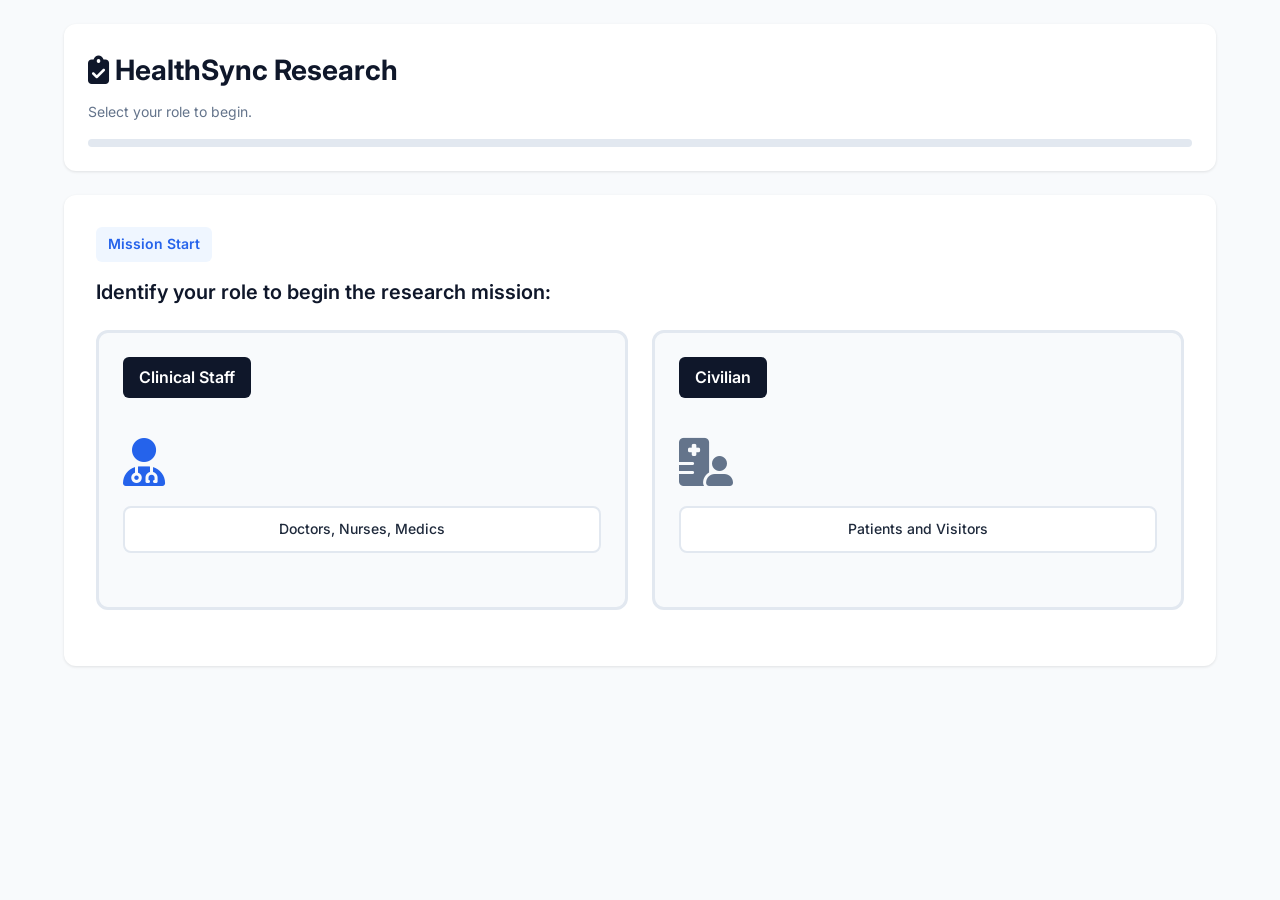
<file: index.html>
<!DOCTYPE html>
<html lang="en">
<head>
    <meta charset="UTF-8">
    <meta name="viewport" content="width=device-width, initial-scale=1.0">
    <title>HealthSync Research Tool</title>
    <link href="https://fonts.googleapis.com/css2?family=Inter:wght@400;500;600;700&display=swap" rel="stylesheet">
    <link rel="stylesheet" href="https://cdnjs.cloudflare.com/ajax/libs/font-awesome/6.4.0/css/all.min.css">
    <link rel="stylesheet" href="style.css">
</head>
<body>
    <div class="container">
        <div class="header">
            <h1><i class="fas fa-clipboard-check"></i> HealthSync Research</h1>
            <p id="subHeader">Select your role to begin.</p>
            <div class="progress-bar">
                <div class="progress-fill" id="progressBar" style="width: 0%"></div>
            </div>
        </div>

        <div class="question-card active" data-question="0">
            <span class="question-number">Mission Start</span>
            <h2 class="question-text">Identify your role to begin the research mission:</h2>
            <div class="duel-container">
                <div class="patient-card" onclick="setRole('clinical')">
                    <div class="patient-label">Clinical Staff</div>
                    <i class="fas fa-user-md" style="font-size: 48px; display: block; margin: 20px auto; color: #2563EB;"></i>
                    <div class="complaint-tag">Doctors, Nurses, Medics</div>
                </div>
                <div class="patient-card" onclick="setRole('civilian')">
                    <div class="patient-label">Civilian</div>
                    <i class="fas fa-hospital-user" style="font-size: 48px; display: block; margin: 20px auto; color: #64748B;"></i>
                    <div class="complaint-tag">Patients and Visitors</div>
                </div>
            </div>
        </div>

        <div class="question-card" data-question="10">
            <span class="question-number">Clinical Q1</span>
            <h2 class="question-text">O_2 Saturation vs. Respiratory Distress Priority:
                Which patient is given the highest priority?
            </h2>
            <div class="duel-container">
                <div class="patient-card" onclick="saveData('q10', 'Patient A'); nextQuestion()">
                    <div class="patient-label">Patient A</div>
                    <div class="vital-row"><span class="vital-label">O_2 Sat</span><span class="vital-value warning">92%</span></div>
                    <div class="complaint-tag">Comfortable Breathing</div>
                </div>
                <div class="patient-card" onclick="saveData('q10', 'Patient B'); nextQuestion()">
                    <div class="patient-label">Patient B</div>
                    <div class="vital-row"><span class="vital-label">O_2 Sat</span><span class="vital-value normal">96%</span></div>
                    <div class="complaint-tag">Gasping for Air</div>
                </div>
            </div>
        </div>

        <div class="question-card" data-question="11">
            <span class="question-number">Clinical Q2</span>
            <h2 class="question-text">Which patient usually deteriorates faster?</h2>
            <div class="duel-container">
                <div class="patient-card" onclick="saveData('q11', 'Single Crash'); nextQuestion()">
                    <div class="patient-label">Patient A</div>
                    <div class="complaint-tag">Single severely abnormal vital (e.g., HR 150)</div>
                </div>
                <div class="patient-card" onclick="saveData('q11', 'Multiple Drift'); nextQuestion()">
                    <div class="patient-label">Patient B</div>
                    <div class="complaint-tag">Multiple moderately abnormal vitals</div>
                </div>
            </div>
        </div>

        <div class="question-card" data-question="12">
            <span class="question-number">Clinical Q3</span>
            <h2 class="question-text">What is the primary concern regarding the patient's vitals?</h2>
            <div class="duel-container">
                <div class="patient-card" onclick="saveData('q12', 'Absolute'); nextQuestion()">
                    <div class="patient-label">Current Reading is Critical(e.g., sustained BP > 180/120)</div>
                    <div class="complaint-tag">Current state right now</div>
                </div>
                <div class="patient-card" onclick="saveData('q12', 'Rate of Change'); nextQuestion()">
                    <div class="patient-label">Rapidly Worsening Trend(e.g., BP dropping fast over 10 mins)</div>
                    <div class="complaint-tag">Trend over the last 30 mins</div>
                </div>
                <div class="patient-card" onclick="saveData('q12', 'Both'); nextQuestion()">
                    <div class="patient-label">Both (Critical reading + worsening trend)</div>
                </div>
            </div>
        </div>

        <div class="question-card" data-question="vitals">
            <span class="question-number">Clinical Q4</span>
            <h2 class="question-text">How are vital signs currently integrated into your assessment?</h2>
            <div class="chip-grid">
                <div class="chip" onclick="saveData('vitals', 'Manual'); nextQuestion()">Manually Typed/Written</div>
                <div class="chip" onclick="saveData('vitals', 'Auto'); nextQuestion()">Automated Sync</div>
                <div class="chip" onclick="saveData('vitals', 'Verbal'); nextQuestion()">Relayed Verbally</div>
            </div>
        </div>

        <div class="question-card" data-question="latency">
            <span class="question-number">Clinical Q5</span>
            <h2 class="question-text">At what processing delay does a digital triage tool become a hindrance?(in seconds)</h2>
            <div class="chip-grid">
                <div class="chip" onclick="saveData('latency', '0.5s'); nextQuestion()">0.5s (Instant)</div>
                <div class="chip" onclick="saveData('latency', '2s'); nextQuestion()">2.0s (Acceptable)</div>
                <div class="chip" onclick="saveData('latency', '5s'); nextQuestion()">5.0s+ (Too Slow)</div>
            </div>
        </div>

        <div class="question-card" data-question="comm">
            <span class="question-number">Clinical Q6</span>
            <h2 class="question-text">Primary mode of communication between staff?</h2>
            <div class="chip-grid">
                <div class="chip" onclick="saveData('comm', 'Verbal'); nextQuestion()">Verbal</div>
                <div class="chip" onclick="saveData('comm', 'WhatsApp'); nextQuestion()">WhatsApp/Social</div>
                <div class="chip" onclick="saveData('comm', 'EMR'); nextQuestion()">Integrated EMR</div>
            </div>
        </div>

        <div class="question-card" data-question="overload">
            <span class="question-number">Clinical Q7</span>
            <h2 class="question-text">How are patients currently classified into priorities?</h2>
            <div class="chip-grid">
                <div class="chip" onclick="saveData('classification', 'Levels'); nextQuestion()">Triage Levels 1-5</div>
                <div class="chip" onclick="saveData('classification', 'Colors'); nextQuestion()">Color Codes</div>
                <div class="chip" onclick="saveData('classification', 'FCFS'); nextQuestion()">First Come First Served</div>
            </div>
        </div>

        <div class="question-card" data-question="accuracy">
            <span class="question-number">Clinical Q8</span>
            <h2 class="question-text">Does your current system allow triage data to move the patient instantly to the Doctor?</h2>
            <div class="duel-container">
                <div class="patient-card" onclick="saveData('sync', 'yes'); nextQuestion()">
                    <div class="patient-label">Seamless Sync(Doctor sees data immediately it is logged into the system)</div>
                    <i class="fas fa-sync" style="font-size: 32px; margin: 10px;"></i>
                </div>
                <div class="patient-card" onclick="saveData('sync', 'no'); nextQuestion()">
                    <div class="patient-label">Manual Handover(Data is passed physically or verbally)</div>
                    <i class="fas fa-file-alt" style="font-size: 32px; margin: 10px;"></i>
                </div>
            </div>
        </div>

        <div class="question-card" data-question="bottleneck">
            <span class="question-number">Clinical Q9</span>
            <h2 class="question-text">Which process causes the most delay in triage?</h2>
            <div class="chip-grid">
                <div class="chip" onclick="saveData('bottleneck', 'Lab'); nextQuestion()">Lab Results</div>
                <div class="chip" onclick="saveData('bottleneck', 'Admin'); nextQuestion()">Registration</div>
                <div class="chip" onclick="saveData('bottleneck', 'Beds'); nextQuestion()">Bed Availability</div>
            </div>
        </div>

        <div class="question-card" data-question="training">
    <span class="question-number">Clinical Q10</span>
    <h2 class="question-text">Which physiological indicators most urgently signal a "Critical" status?</h2>
    <div class="chip-grid">
        <div class="chip" onclick="saveData('core_symptom', 'Respiratory'); nextQuestion()">Respiratory Distress</div>
        <div class="chip" onclick="saveData('core_symptom', 'Cardiac'); nextQuestion()">Chest Pain/Arrhythmia</div>
        <div class="chip" onclick="saveData('core_symptom', 'Neuro'); nextQuestion()">Neurological (GCS)</div>
        <div class="chip" onclick="saveData('core_symptom', 'Sepsis'); nextQuestion()">Sepsis Indicators</div>
        <div class="chip" onclick="saveData('core_symptom', 'Trauma'); nextQuestion()">Active Hemorrhage</div>
        <div class="chip" style="background: #F1F5F9; border: 1px dashed #CBD5E1;" onclick="toggleOtherInput('training-other')">Other...</div>
    </div>
    <div id="training-other" style="display: none; margin-top: 15px;">
        <input type="text" class="custom-input" placeholder="Please specify..." onkeydown="if(event.key==='Enter'){saveData('core_symptom', this.value); nextQuestion()}">
    </div>
</div>

        <div class="question-card" data-question="missed-decision">
            <span class="question-number">Clinical Q11</span>
            <h2 class="question-text">Describe an instance where a triage decision was missed due to information overload:</h2>
            <div class="textarea-container">
                <textarea id="painPointText" oninput="saveData('missed_decision', this.value)" placeholder="Type your observation here..."></textarea>
            </div>
            <div class="btn-group">
                <button class="btn btn-primary" onclick="nextQuestion()">Next Question <i class="fas fa-check"></i></button>
            </div>
        </div>

      <div class="question-card" data-question="clinical-improvement">
       <span class="question-number">Clinical Q12</span>
       <h2 class="question-text">Identify one specific digital barrier that, if removed, would most significantly reduce your triage latency.</h2>
       <div class="textarea-container">
        <textarea oninput="saveData('clinical_wishlist', this.value)" placeholder="e.g., vitals entry..."></textarea>
        </div>
        <div class="btn-group">
        <button class="btn btn-primary" onclick="nextQuestion()">Finish Survey <i class="fas fa-check"></i></button>
         </div>
      </div>

        <div class="question-card" data-question="exp-type">
            <span class="question-number">Patient Q1</span>
            <h2 class="question-text">Which experience are you reflecting on today?</h2>
            <div class="chip-grid">
                <div class="chip" onclick="saveData('context', 'current'); nextQuestion()">Current Visit</div>
                <div class="chip" onclick="saveData('context', 'past'); nextQuestion()">A Past Experience</div>
                <div class="chip" onclick="saveData('context', 'other'); nextQuestion()">Family Member's Visit</div>
            </div>
        </div>

        <div class="question-card" data-question="anxiety">
            <span class="question-number">Patient Q2</span>
            <h2 class="question-text">How would you describe your stress level regarding your health right now?</h2>
            <div class="chip-grid">
                <div class="chip" onclick="saveData('stress', 'Calm'); nextQuestion()">Calm</div>
                <div class="chip" onclick="saveData('stress', 'Concerned'); nextQuestion()">Concerned</div>
                <div class="chip" onclick="saveData('stress', 'Distressed'); nextQuestion()">Distressed</div>
            </div>
        </div>

        <div class="question-card" data-question="wait-time">
            <span class="question-number">Patient Q3</span>
            <h2 class="question-text">How long have you ever been in the waiting area?</h2>
            <div class="chip-grid">
                <div class="chip" onclick="saveData('wait', 'Under 30m'); nextQuestion()">Under 30 mins</div>
                <div class="chip" onclick="saveData('wait', '1 Hour'); nextQuestion()">About 1 Hour</div>
                <div class="chip" onclick="saveData('wait', 'Over 2 Hours'); nextQuestion()">Over 2 Hours</div>
            </div>
        </div>
        
        <div class="question-card" data-question="wait-frequency">
            <span class="question-number">Patient Q4</span>
            <h2 class="question-text">How often have you experienced this?</h2>
            <div class="chip-grid">
                <div class="chip" onclick="saveData('frequency', 'Every visit'); nextQuestion()">Every visit</div>
                <div class="chip" onclick="saveData('frequency', 'Once in while'); nextQuestion()">Once in a while</div>
                <div class="chip" onclick="saveData('frequency', 'Rarely'); nextQuestion()">Rarely</div>
                <div class="chip" onclick="saveData('frequency', 'Quite often'); nextQuestion()">Quite often</div>
            </div>
        </div>

        <div class="question-card" data-question="clarity">
            <span class="question-number">Patient Q5</span>
            <h2 class="question-text">Do you understand why some patients are seen before others?</h2>
            <div class="duel-container">
                <div class="patient-card" onclick="saveData('clarity', 'Yes'); nextQuestion()">
                    <div class="patient-label">Yes</div>
                    <div class="complaint-tag">The process is clear</div>
                </div>
                <div class="patient-card" onclick="saveData('clarity', 'No'); nextQuestion()">
                    <div class="patient-label">No</div>
                    <div class="complaint-tag">It feels random</div>
                </div>
            </div>
        </div>

        <div class="question-card" data-question="fairness">
            <span class="question-number">Patient Q6</span>
            <h2 class="question-text">How would you describe the order in which patients are being attended to?</h2>
            <div class="chip-grid">
                <div class="chip" onclick="saveData('order', 'arrival'); nextQuestion()">By Arrival Time</div>
                <div class="chip" onclick="saveData('order', 'urgency'); nextQuestion()">By Urgency/Severity</div>
                <div class="chip" onclick="saveData('order', 'unclear'); nextQuestion()">The Order is Unclear</div>
            </div>
        </div>

        <div class="question-card" data-question="patient-improvement">
             <span class="question-number">Patient Q7</span>
             <h2 class="question-text">What is one change in the intake process that would most improve your confidence and peace of mind during your next visit?</h2>
          <div class="textarea-container">
           <textarea oninput="saveData('patient_wishlist', this.value)" placeholder="Your feedback helps us design more empathetic systems..."></textarea>
          </div>
          <div class="btn-group">
         <button class="btn btn-primary" onclick="nextQuestion()">Next Question <i class="fas fa-check"></i></button>
          </div>
        </div>

        <div class="question-card" data-question="feedback">
            <span class="question-number">Patient Q8</span>
            <h2 class="question-text">Is there one specific part of the intake process that stood out to you?</h2>
            <div class="textarea-container">
                <textarea id="patientFeedback" oninput="saveData('civilian_feedback', this.value)" placeholder="Your perspective helps us build better systems..."></textarea>
            </div>
            <div class="btn-group">
                <button class="btn btn-primary" onclick="nextQuestion()">Finish Survey <i class="fas fa-check"></i></button>
            </div>
        </div>

        <div class="question-card completion-card" data-question="complete">
            <div class="completion-icon"><i class="fas fa-check"></i></div>
            <h2 class="question-text">Survey Complete</h2>
            <p style="color: #64748B; margin-bottom: 24px;">Thank you. Your responses have been safely recorded. Click below to sync your data to the HealthSync Cloud</p>
            <button class="btn btn-primary" onclick="completeResearch()">Secure & Sync Data</button>
        </div>

        <div class="saved-indicator" id="savedIndicator">
            <i class="fas fa-check-circle"></i> <span>Data Saved</span>
        </div>

    </div>

    <script src="script.js"></script>
</body>
</html>
</file>
<file: style.css>
* {
            margin: 0;
            padding: 0;
            box-sizing: border-box;
        }

        body {
            font-family: 'Inter', -apple-system, BlinkMacSystemFont, sans-serif;
            background: #F8FAFC;
            color: #1E293B;
            line-height: 1.6;
        }

        .container {
            max-width: 1200px;
            margin: 0 auto;
            padding: 24px;
        }

        .header {
            background: white;
            padding: 24px;
            border-radius: 12px;
            box-shadow: 0 1px 3px rgba(0,0,0,0.1);
            margin-bottom: 24px;
        }

        .header h1 {
            font-size: 28px;
            font-weight: 700;
            color: #0F172A;
            margin-bottom: 8px;
        }

        .header p {
            color: #64748B;
            font-size: 14px;
        }

        .progress-bar {
            height: 8px;
            background: #E2E8F0;
            border-radius: 4px;
            margin-top: 16px;
            overflow: hidden;
        }

        .progress-fill {
            height: 100%;
            background: linear-gradient(90deg, #2563EB, #3B82F6);
            transition: width 0.3s ease;
        }

        .question-card {
            background: white;
            padding: 32px;
            border-radius: 12px;
            box-shadow: 0 1px 3px rgba(0,0,0,0.1);
            margin-bottom: 24px;
            display: none;
        }

        .question-card.active {
            display: block;
            animation: slideIn 0.3s ease;
        }

        @keyframes slideIn {
            from {
                opacity: 0;
                transform: translateY(20px);
            }
            to {
                opacity: 1;
                transform: translateY(0);
            }
        }

        .question-number {
            display: inline-block;
            background: #EFF6FF;
            color: #2563EB;
            padding: 6px 12px;
            border-radius: 6px;
            font-size: 14px;
            font-weight: 600;
            margin-bottom: 16px;
        }

        .question-text {
            font-size: 20px;
            font-weight: 600;
            color: #0F172A;
            margin-bottom: 24px;
            line-height: 1.4;
        }

        .duel-container {
            display: grid;
            grid-template-columns: 1fr 1fr;
            gap: 24px;
            margin-bottom: 24px;
        }

        @media (max-width: 768px) {
            .duel-container {
                grid-template-columns: 1fr;
            }
        }

        .patient-card {
            background: #F8FAFC;
            border: 3px solid #E2E8F0;
            border-radius: 12px;
            padding: 24px;
            cursor: pointer;
            transition: all 0.2s;
            min-height: 280px;
        }

        .patient-card:hover {
            border-color: #2563EB;
            transform: translateY(-2px);
            box-shadow: 0 8px 16px rgba(37, 99, 235, 0.15);
        }

        .patient-card.selected {
            border-color: #2563EB;
            background: #EFF6FF;
        }

        .patient-label {
            display: inline-block;
            background: #0F172A;
            color: white;
            padding: 8px 16px;
            border-radius: 6px;
            font-weight: 600;
            font-size: 16px;
            margin-bottom: 20px;
        }

        .vital-row {
            display: flex;
            justify-content: space-between;
            align-items: center;
            padding: 14px 0;
            border-bottom: 1px solid #E2E8F0;
        }

        .vital-row:last-child {
            border-bottom: none;
        }

        .vital-label {
            font-size: 14px;
            color: #64748B;
            font-weight: 500;
        }

        .vital-value {
            font-size: 24px;
            font-weight: 700;
            color: #0F172A;
        }

        .vital-value.critical {
            color: #DC2626;
        }

        .vital-value.warning {
            color: #F59E0B;
        }

        .vital-value.normal {
            color: #10B981;
        }

        .complaint-tag {
            margin-top: 16px;
            padding: 10px 16px;
            background: white;
            border-radius: 8px;
            border: 2px solid #E2E8F0;
            font-size: 14px;
            font-weight: 500;
            text-align: center;
        }

        .chip-grid {
            display: grid;
            grid-template-columns: repeat(auto-fit, minmax(140px, 1fr));
            gap: 12px;
            margin-bottom: 24px;
        }

        .chip {
            padding: 16px 20px;
            background: white;
            border: 3px solid #E2E8F0;
            border-radius: 10px;
            font-weight: 600;
            font-size: 15px;
            cursor: pointer;
            text-align: center;
            transition: all 0.2s;
            min-height: 56px;
            display: flex;
            align-items: center;
            justify-content: center;
        }

        .chip:hover {
            border-color: #2563EB;
            background: #EFF6FF;
        }

        .chip.selected {
            border-color: #2563EB;
            background: #2563EB;
            color: white;
        }

        .slider-container {
            margin: 32px 0;
        }

        .slider-labels {
            display: flex;
            justify-content: space-between;
            margin-bottom: 16px;
        }

        .slider-label {
            font-size: 13px;
            font-weight: 600;
            color: #64748B;
            text-align: center;
            flex: 1;
        }

        .slider-buttons {
            display: grid;
            grid-template-columns: repeat(5, 1fr);
            gap: 12px;
        }

        .slider-btn {
            padding: 18px 12px;
            background: white;
            border: 3px solid #E2E8F0;
            border-radius: 10px;
            font-weight: 700;
            font-size: 18px;
            cursor: pointer;
            transition: all 0.2s;
            min-height: 64px;
        }

        .slider-btn:hover {
            border-color: #2563EB;
            background: #EFF6FF;
        }

        .slider-btn.selected {
            border-color: #2563EB;
            background: #2563EB;
            color: white;
        }

        .textarea-container {
            position: relative;
        }

        textarea {
            width: 100%;
            min-height: 180px;
            padding: 18px;
            border: 3px solid #E2E8F0;
            border-radius: 10px;
            font-family: 'Inter', sans-serif;
            font-size: 16px;
            resize: vertical;
            transition: all 0.2s;
        }

        textarea:focus {
            outline: none;
            border-color: #2563EB;
            box-shadow: 0 0 0 4px rgba(37, 99, 235, 0.1);
        }

        .voice-btn {
            position: absolute;
            right: 16px;
            top: 16px;
            width: 48px;
            height: 48px;
            background: #2563EB;
            color: white;
            border: none;
            border-radius: 50%;
            cursor: pointer;
            font-size: 18px;
            transition: all 0.2s;
        }

        .voice-btn:hover {
            background: #1D4ED8;
            transform: scale(1.05);
        }

        .btn-group {
            display: flex;
            gap: 16px;
            margin-top: 32px;
        }

        .btn {
            flex: 1;
            padding: 18px 32px;
            border: none;
            border-radius: 10px;
            font-weight: 600;
            font-size: 16px;
            cursor: pointer;
            transition: all 0.2s;
            min-height: 56px;
        }

        .btn-primary {
            background: #2563EB;
            color: white;
        }

        .btn-primary:hover:not(:disabled) {
            background: #1D4ED8;
            transform: translateY(-2px);
            box-shadow: 0 8px 16px rgba(37, 99, 235, 0.3);
        }

        .btn-primary:disabled {
            background: #CBD5E1;
            cursor: not-allowed;
        }

        .btn-secondary {
            background: white;
            color: #64748B;
            border: 2px solid #E2E8F0;
        }

        .btn-secondary:hover {
            background: #F8FAFC;
            border-color: #CBD5E1;
        }

        .validation-error {
            border-color: #DC2626 !important;
            animation: shake 0.3s;
        }

        @keyframes shake {
            0%, 100% { transform: translateX(0); }
            25% { transform: translateX(-8px); }
            75% { transform: translateX(8px); }
        }

        .error-message {
            color: #DC2626;
            font-size: 14px;
            font-weight: 500;
            margin-top: 8px;
            display: none;
        }

        .error-message.show {
            display: block;
        }

        .completion-card {
            text-align: center;
            padding: 48px 32px;
            display: none;
        }

        .completion-card.active {
            display: block;
        }

        .completion-icon {
            width: 80px;
            height: 80px;
            background: linear-gradient(135deg, #10B981, #059669);
            color: white;
            border-radius: 50%;
            display: flex;
            align-items: center;
            justify-content: center;
            font-size: 40px;
            margin: 0 auto 24px;
        }

        .saved-indicator {
            position: fixed;
            bottom: 24px;
            right: 24px;
            background: #10B981;
            color: white;
            padding: 12px 20px;
            border-radius: 8px;
            font-size: 14px;
            font-weight: 600;
            display: none;
            align-items: center;
            gap: 8px;
            box-shadow: 0 4px 12px rgba(16, 185, 129, 0.3);
        }

        .saved-indicator.show {
            display: flex;
            animation: slideUp 0.3s ease;
        }

        @keyframes slideUp {
            from {
                opacity: 0;
                transform: translateY(20px);
            }
            to {
                opacity: 1;
                transform: translateY(0);
            }
        }
</file>
